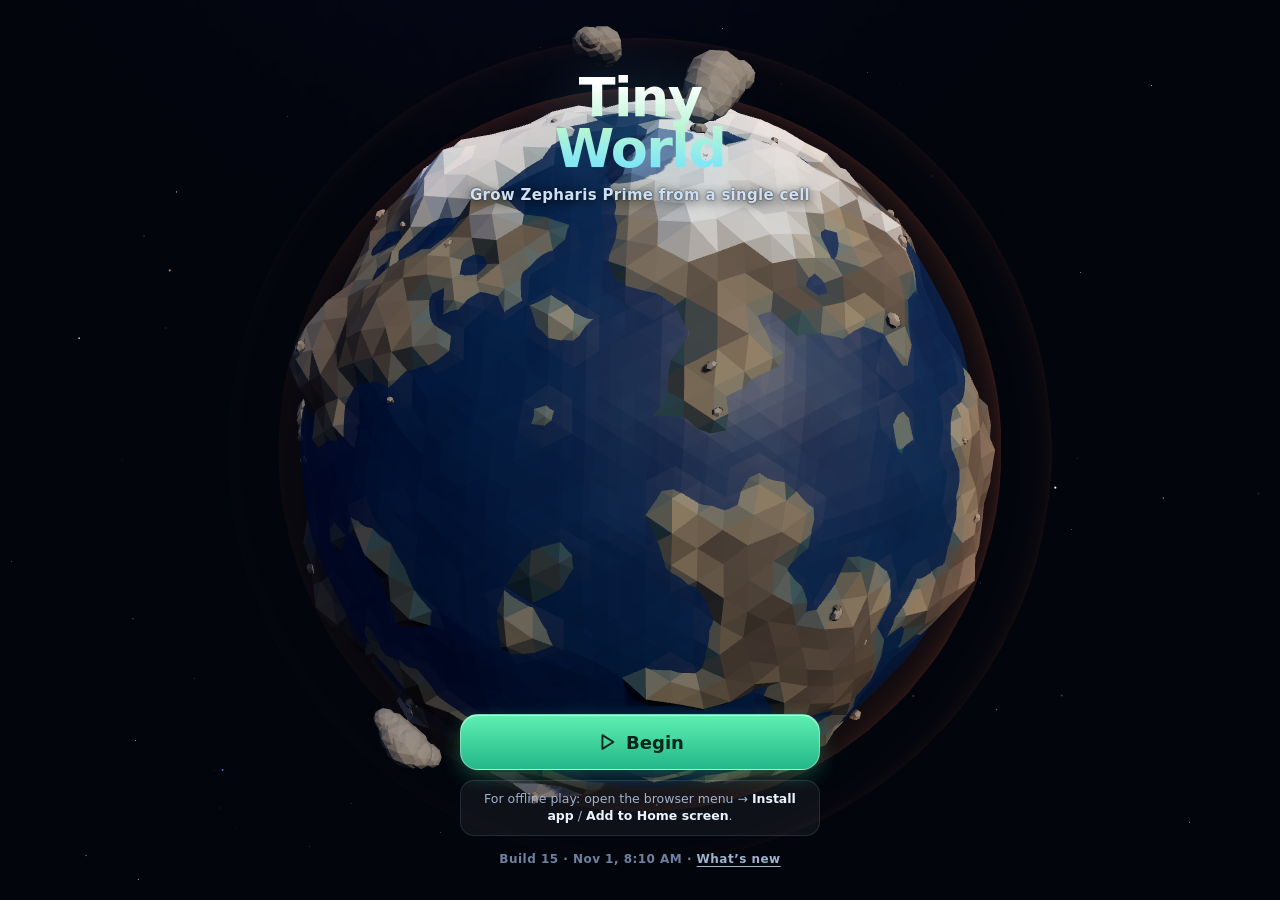
<file: index.html>
<!doctype html>
<html lang="en">
<head>
  <meta charset="utf-8">
  <meta name="viewport" content="width=device-width, initial-scale=1, maximum-scale=1, user-scalable=no, viewport-fit=cover">
  <meta name="theme-color" content="#02050c">
  <meta name="color-scheme" content="dark">
  <meta name="apple-mobile-web-app-capable" content="yes">
  <meta name="mobile-web-app-capable" content="yes">
  <meta name="apple-mobile-web-app-status-bar-style" content="black-translucent">
  <meta name="apple-mobile-web-app-title" content="Tiny World">
  <meta name="description" content="Evolve microbes, grow a garden planet and balance a living ecosystem. Plays fully offline.">
  <title>Tiny World</title>
  <link rel="manifest" href="manifest.webmanifest">
  <link rel="icon" type="image/png" href="icons/icon-192.png">
  <link rel="apple-touch-icon" href="icons/apple-touch-icon.png">
  <link rel="stylesheet" href="css/style.css">
  <link rel="stylesheet" href="css/game.css">
  <script type="importmap">{ "imports": { "three": "./vendor/three.module.js" } }</script>
</head>
<body>
  <div id="app">
    <div id="stage"></div>
    <div id="hud" class="hidden-soft"></div>
  </div>
  <div id="boot"><div class="orb"></div><div class="label">GROWING YOUR WORLD…</div></div>
  <noscript><p style="color:#fff;padding:20px">Tiny World needs JavaScript.</p></noscript>
  <script type="module" src="js/main.js"></script>
</body>
</html>
</file>
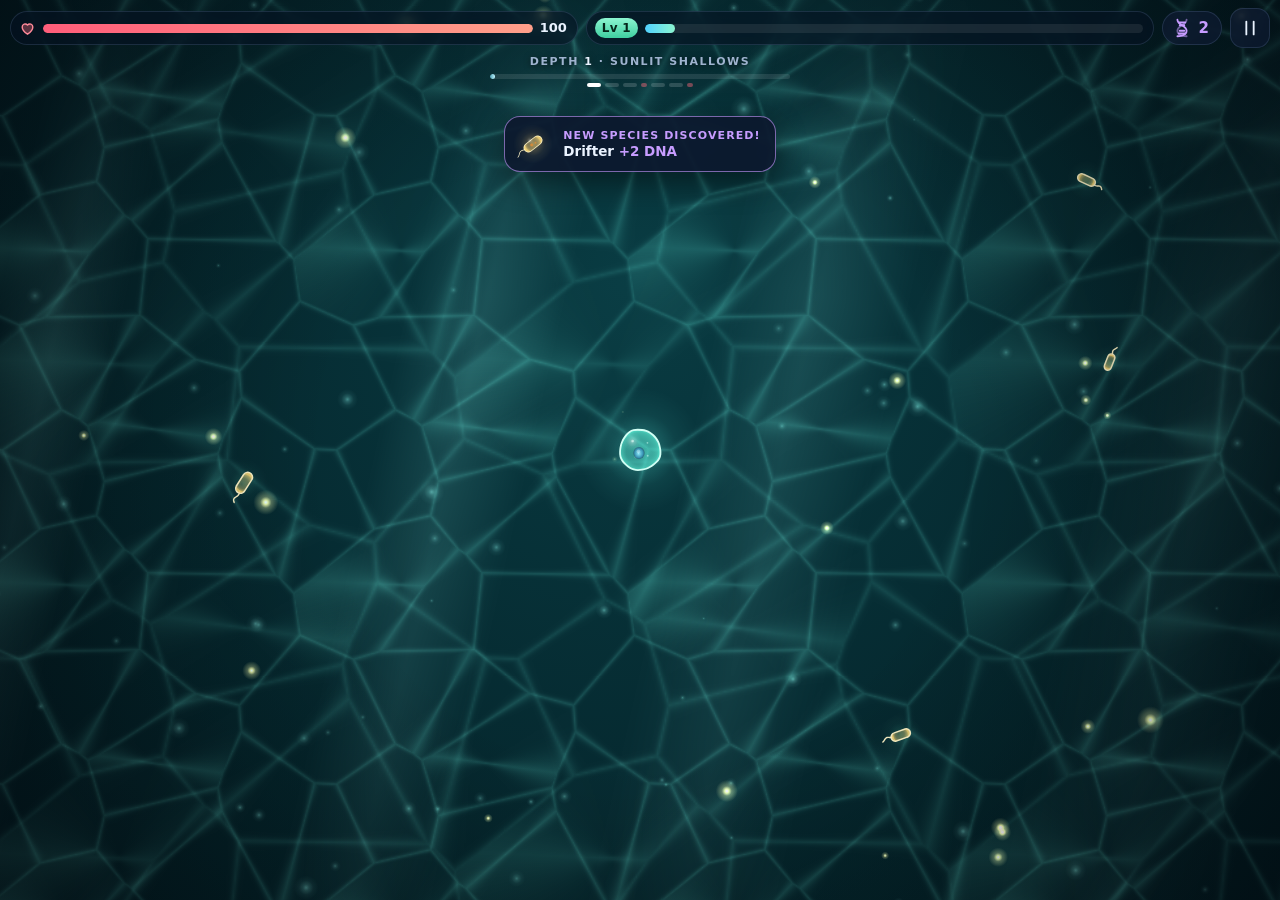
<file: dev/microbe.html>
<!doctype html>
<html lang="en">
<head>
<meta charset="utf-8">
<meta name="viewport" content="width=device-width, initial-scale=1, maximum-scale=1, user-scalable=no, viewport-fit=cover">
<title>Microbe Dev</title>
<link rel="stylesheet" href="../css/style.css">
</head>
<body>
<div id="app"><div id="host" style="position:absolute;inset:0"></div></div>
<script type="module">
import { startMicrobeRun } from '../js/microbe/index.js';
import { audio } from '../js/audio.js';
const q = new URLSearchParams(location.search);
const era = parseInt(q.get('era') || '1', 10);
const genome = q.get('genome') ? JSON.parse(q.get('genome')) : {};
window.__exits = [];
const start = () => {
  window.__run = startMicrobeRun({
    host: document.getElementById('host'),
    era, genome, codex: { microbes: {}, mutations: {} },
    settings: { sfx: true, music: q.get('music') !== '0', haptics: true, battery: q.get('battery') === '1' },
    firstRun: q.get('first') === '1', dnaMult: parseFloat(q.get('mult') || '1'), debug: true,
    onExit: (r) => { window.__exits.push(r); console.log('onExit', JSON.stringify(r)); },
  });
};
// audio needs a user gesture
window.addEventListener('pointerdown', () => audio.init(), { once: true });
window.addEventListener('keydown', () => audio.init(), { once: true });
start();
</script>
</body>
</html>
</file>
<file: css/style.css>
/* Tiny World — UI styles. Mobile-first, portrait-friendly, safe-area aware. */
:root {
  --bg0: #050a16;
  --bg1: #0b1424;
  --bg2: #12203a;
  --panel: rgba(14, 26, 48, 0.78);
  --panel-solid: #101d36;
  --panel-hi: rgba(28, 48, 84, 0.85);
  --line: rgba(160, 200, 255, 0.14);
  --line-hi: rgba(160, 220, 255, 0.32);
  --text: #eaf3ff;
  --text-dim: #9fb3cf;
  --text-faint: #6d81a0;
  --dna: #c79cff;
  --dna-deep: #7d4fe0;
  --bloom: #ffcf6e;
  --bloom-deep: #f08a3c;
  --o2: #6fe3ff;
  --leaf: #7cf0a3;
  --leaf-deep: #2fb36a;
  --danger: #ff6b7d;
  --warn: #ffb35c;
  --good: #7cf0a3;
  --radius: 18px;
  --radius-sm: 12px;
  --shadow: 0 10px 30px rgba(0, 0, 0, 0.45);
  --sat: env(safe-area-inset-top, 0px);
  --sab: env(safe-area-inset-bottom, 0px);
  --sal: env(safe-area-inset-left, 0px);
  --sar: env(safe-area-inset-right, 0px);
  --font: ui-rounded, "SF Pro Rounded", "Nunito", "Segoe UI", system-ui, -apple-system, Roboto, sans-serif;
}

* { box-sizing: border-box; -webkit-tap-highlight-color: transparent; }
html, body {
  margin: 0; padding: 0; height: 100%; width: 100%;
  background: var(--bg0); color: var(--text);
  font-family: var(--font); font-size: 15px; line-height: 1.35;
  overflow: hidden; overscroll-behavior: none;
  -webkit-user-select: none; user-select: none;
  -webkit-touch-callout: none;
  touch-action: manipulation;
}
button { font-family: inherit; color: inherit; }
#app { position: fixed; inset: 0; overflow: hidden; }
canvas { display: block; touch-action: none; }

/* ---------- boot splash ---------- */
#boot {
  position: fixed; inset: 0; z-index: 100; display: flex; flex-direction: column;
  align-items: center; justify-content: center; gap: 18px;
  background: radial-gradient(ellipse at 50% 40%, #12305a 0%, var(--bg0) 70%);
  transition: opacity .6s ease;
}
#boot.hide { opacity: 0; pointer-events: none; }
#boot .orb {
  width: 84px; height: 84px; border-radius: 50%;
  background: radial-gradient(circle at 35% 30%, #9ff5c8 0%, #2c9b82 35%, #154a73 70%, #0a1f3d 100%);
  box-shadow: 0 0 60px rgba(111, 227, 255, .35), inset -10px -12px 24px rgba(0,0,0,.45);
  animation: spin 6s linear infinite;
}
#boot .label { color: var(--text-dim); font-size: 14px; letter-spacing: .08em; }
@keyframes spin { to { transform: rotate(360deg); } }

/* ---------- screens ---------- */
.screen { position: absolute; inset: 0; }
.layer { position: absolute; inset: 0; pointer-events: none; }
.layer > * { pointer-events: auto; }

/* ---------- typography ---------- */
h1, h2, h3 { margin: 0; font-weight: 800; letter-spacing: -0.01em; }
h2 { font-size: 22px; }
h3 { font-size: 16px; }
.dim { color: var(--text-dim); }
.faint { color: var(--text-faint); }
.small { font-size: 12.5px; }
.tiny { font-size: 11px; }
.num { font-variant-numeric: tabular-nums; }
.dna-c { color: var(--dna); }
.bloom-c { color: var(--bloom); }
.o2-c { color: var(--o2); }
.leaf-c { color: var(--leaf); }
.danger-c { color: var(--danger); }

/* ---------- buttons ---------- */
.btn {
  appearance: none; border: 1px solid var(--line-hi); background: var(--panel-hi);
  color: var(--text); font-weight: 700; font-size: 15px;
  padding: 12px 18px; border-radius: 14px; cursor: pointer;
  display: inline-flex; align-items: center; justify-content: center; gap: 8px;
  transition: transform .08s ease, background .2s ease, opacity .2s;
  min-height: 46px;
}
.btn:active { transform: scale(.96); }
.btn[disabled], .btn.disabled { opacity: .45; pointer-events: none; }
.btn-primary {
  background: linear-gradient(180deg, #5ef0b0 0%, #23b78a 100%);
  color: #04261a; border-color: rgba(255,255,255,.35);
  box-shadow: 0 6px 20px rgba(60, 220, 160, .3), inset 0 1px 0 rgba(255,255,255,.5);
}
.btn-dna {
  background: linear-gradient(180deg, #c9a2ff 0%, #8a5bf0 100%);
  color: #1a0838; border-color: rgba(255,255,255,.35);
  box-shadow: 0 6px 20px rgba(160, 110, 255, .3), inset 0 1px 0 rgba(255,255,255,.5);
}
.btn-bloom {
  background: linear-gradient(180deg, #ffe08f 0%, #f5a442 100%);
  color: #3a1d00; border-color: rgba(255,255,255,.35);
  box-shadow: 0 6px 20px rgba(255, 180, 80, .3), inset 0 1px 0 rgba(255,255,255,.5);
}
.btn-ghost { background: transparent; }
.btn-danger { background: rgba(255, 90, 110, .18); border-color: rgba(255, 107, 125, .5); color: #ffd0d6; }
.btn-block { width: 100%; }
.btn-lg { font-size: 18px; padding: 16px 22px; min-height: 56px; border-radius: 18px; }

.icon-btn {
  appearance: none; border: 1px solid var(--line); background: var(--panel);
  width: 44px; height: 44px; border-radius: 14px; display: grid; place-items: center;
  cursor: pointer; color: var(--text); backdrop-filter: blur(10px); -webkit-backdrop-filter: blur(10px);
  transition: transform .08s ease;
}
.icon-btn:active { transform: scale(.92); }
.icon-btn.active { background: var(--panel-hi); border-color: var(--line-hi); box-shadow: 0 0 0 2px rgba(124,240,163,.35) inset; }
svg.ic { width: 22px; height: 22px; stroke: currentColor; fill: none; stroke-width: 2; stroke-linecap: round; stroke-linejoin: round; flex: none; }
svg.ic.sm { width: 16px; height: 16px; }
svg.ic.lg { width: 28px; height: 28px; }

/* ---------- panels ---------- */
.panel {
  background: var(--panel); border: 1px solid var(--line); border-radius: var(--radius);
  backdrop-filter: blur(14px) saturate(1.2); -webkit-backdrop-filter: blur(14px) saturate(1.2);
  box-shadow: var(--shadow);
}
.chip {
  display: inline-flex; align-items: center; gap: 6px; height: 34px; padding: 0 12px 0 8px;
  background: var(--panel); border: 1px solid var(--line); border-radius: 999px;
  font-weight: 800; font-size: 15px; font-variant-numeric: tabular-nums;
  backdrop-filter: blur(10px); -webkit-backdrop-filter: blur(10px);
}
.chip .sub { font-weight: 600; font-size: 11px; color: var(--text-dim); margin-left: 2px; }
.chip.pulse { animation: chipPulse .5s ease; }
@keyframes chipPulse { 0% { transform: scale(1); } 40% { transform: scale(1.12); } 100% { transform: scale(1); } }
.tag {
  display: inline-flex; align-items: center; gap: 4px; padding: 2px 8px; border-radius: 999px;
  font-size: 11px; font-weight: 700; background: rgba(255,255,255,.08); color: var(--text-dim);
}
.tag.good { background: rgba(124,240,163,.15); color: var(--good); }
.tag.warn { background: rgba(255,179,92,.15); color: var(--warn); }
.tag.bad { background: rgba(255,107,125,.15); color: var(--danger); }
.tag.dna { background: rgba(199,156,255,.15); color: var(--dna); }
.tag.bloom { background: rgba(255,207,110,.15); color: var(--bloom); }

/* progress bars */
.bar { position: relative; height: 8px; border-radius: 99px; background: rgba(255,255,255,.08); overflow: hidden; }
.bar > i { position: absolute; left: 0; top: 0; bottom: 0; border-radius: 99px; background: var(--leaf); transition: width .3s ease; }
.bar.o2 > i { background: linear-gradient(90deg, #3aa8ff, var(--o2)); }
.bar.dna > i { background: linear-gradient(90deg, var(--dna-deep), var(--dna)); }
.bar.hp > i { background: linear-gradient(90deg, #ff5d7a, #ff9f8a); }
.bar.xp > i { background: linear-gradient(90deg, #4fd1ff, #8cf5d0); }

/* ---------- modal / sheet ---------- */
.backdrop {
  position: absolute; inset: 0; background: rgba(2, 6, 14, .55); z-index: 40;
  display: flex; align-items: flex-end; justify-content: center;
  animation: fadeIn .2s ease;
  backdrop-filter: blur(3px); -webkit-backdrop-filter: blur(3px);
}
.backdrop.center { align-items: center; }
.backdrop.closing { animation: fadeOut .18s ease forwards; }
@keyframes fadeIn { from { opacity: 0; } to { opacity: 1; } }
@keyframes fadeOut { to { opacity: 0; } }
.sheet {
  width: 100%; max-width: 560px; max-height: calc(100% - var(--sat) - 40px);
  background: linear-gradient(180deg, #13223f 0%, #0d1830 100%);
  border: 1px solid var(--line-hi); border-bottom: none;
  border-radius: 24px 24px 0 0; padding: 8px 16px calc(16px + var(--sab));
  display: flex; flex-direction: column; box-shadow: 0 -10px 40px rgba(0,0,0,.5);
  animation: sheetUp .28s cubic-bezier(.2,.9,.3,1.1);
}
.backdrop.closing .sheet { animation: sheetDown .18s ease forwards; }
@keyframes sheetUp { from { transform: translateY(40%); opacity: 0; } to { transform: none; opacity: 1; } }
@keyframes sheetDown { to { transform: translateY(30%); opacity: 0; } }
.sheet .grab { width: 40px; height: 5px; border-radius: 9px; background: rgba(255,255,255,.2); margin: 4px auto 10px; flex: none; }
.sheet-head { display: flex; align-items: center; gap: 10px; margin-bottom: 12px; flex: none; }
.sheet-head h2 { flex: 1; }
.sheet-body { overflow-y: auto; -webkit-overflow-scrolling: touch; overscroll-behavior: contain; touch-action: pan-y; flex: 1; min-height: 0; padding-bottom: 4px; }
.sheet-foot { flex: none; padding-top: 12px; display: flex; gap: 10px; }

.dialog {
  width: calc(100% - 40px); max-width: 420px;
  background: linear-gradient(180deg, #15264a 0%, #0e1a33 100%);
  border: 1px solid var(--line-hi); border-radius: 24px; padding: 22px 20px 18px;
  box-shadow: var(--shadow); animation: pop .26s cubic-bezier(.2,.9,.3,1.25);
  max-height: calc(100% - 60px); overflow-y: auto;
}
@keyframes pop { from { transform: scale(.85); opacity: 0; } to { transform: none; opacity: 1; } }

/* ---------- lists & cards ---------- */
.list { display: flex; flex-direction: column; gap: 10px; }
.row { display: flex; align-items: center; gap: 10px; }
.row.between { justify-content: space-between; }
.grow { flex: 1; min-width: 0; }
.card {
  background: rgba(255,255,255,.045); border: 1px solid var(--line); border-radius: 16px;
  padding: 12px; position: relative;
}
.card.selectable { cursor: pointer; transition: transform .08s, border-color .2s, background .2s; }
.card.selectable:active { transform: scale(.98); }
.card.selected { border-color: var(--leaf); background: rgba(124,240,163,.09); box-shadow: 0 0 0 1px var(--leaf) inset; }
.card.locked { opacity: .55; }
.thumb {
  width: 56px; height: 56px; border-radius: 14px; flex: none; overflow: hidden;
  background: radial-gradient(circle at 50% 40%, #1d3561, #0b1426);
  display: grid; place-items: center;
}
.thumb img, .thumb canvas { width: 100%; height: 100%; object-fit: cover; }
.section-title { font-size: 12px; font-weight: 800; letter-spacing: .1em; text-transform: uppercase; color: var(--text-faint); margin: 16px 2px 8px; }
.section-title:first-child { margin-top: 2px; }
.kv { display: grid; grid-template-columns: auto 1fr; gap: 6px 12px; font-size: 13px; }
.kv > :nth-child(odd) { color: var(--text-dim); }
.divider { height: 1px; background: var(--line); margin: 12px 0; }
.empty { text-align: center; color: var(--text-faint); padding: 24px 12px; font-size: 14px; }

/* segmented control */
.seg { display: flex; background: rgba(255,255,255,.06); border-radius: 12px; padding: 3px; gap: 3px; }
.seg button { flex: 1; appearance: none; border: 0; background: transparent; padding: 8px 6px; border-radius: 9px; font-weight: 700; font-size: 13px; color: var(--text-dim); cursor: pointer; }
.seg button.on { background: var(--panel-hi); color: var(--text); box-shadow: 0 2px 8px rgba(0,0,0,.3); }

/* toggle */
.toggle { position: relative; width: 50px; height: 30px; flex: none; border-radius: 99px; background: rgba(255,255,255,.12); border: 0; cursor: pointer; transition: background .2s; }
.toggle::after { content: ""; position: absolute; top: 3px; left: 3px; width: 24px; height: 24px; border-radius: 50%; background: #fff; transition: transform .2s cubic-bezier(.3,.9,.4,1.2); box-shadow: 0 2px 6px rgba(0,0,0,.3); }
.toggle.on { background: var(--leaf-deep); }
.toggle.on::after { transform: translateX(20px); }

/* ---------- toasts ---------- */
.toasts { position: absolute; left: 0; right: 0; top: calc(var(--sat) + 104px); z-index: 60; display: flex; flex-direction: column; align-items: center; gap: 8px; pointer-events: none; }
.toast {
  max-width: calc(100% - 32px); display: flex; align-items: center; gap: 10px;
  padding: 10px 16px 10px 12px; border-radius: 16px; background: rgba(12, 24, 46, .92);
  border: 1px solid var(--line-hi); box-shadow: var(--shadow); font-weight: 650; font-size: 14px;
  animation: toastIn .35s cubic-bezier(.2,.9,.3,1.2);
}
.toast.out { animation: toastOut .3s ease forwards; }
.toast.milestone { border-color: rgba(124,240,163,.6); background: linear-gradient(90deg, rgba(20,60,48,.95), rgba(12,30,48,.95)); }
.toast.dna { border-color: rgba(199,156,255,.6); }
.toast.bad { border-color: rgba(255,107,125,.6); }
@keyframes toastIn { from { transform: translateY(-14px) scale(.95); opacity: 0; } to { transform: none; opacity: 1; } }
@keyframes toastOut { to { transform: translateY(-10px); opacity: 0; } }

/* ---------- coach marks ---------- */
.coach {
  position: absolute; z-index: 35; max-width: 260px; padding: 12px 14px; border-radius: 16px;
  background: #f4fbff; color: #0b1a30; font-weight: 650; font-size: 14px; box-shadow: 0 10px 30px rgba(0,0,0,.5);
  animation: pop .3s cubic-bezier(.2,.9,.3,1.25);
}
.coach::after { content: ""; position: absolute; width: 14px; height: 14px; background: #f4fbff; transform: rotate(45deg); }
.coach.down::after { bottom: -6px; left: var(--ax, 50%); margin-left: -7px; }
.coach.up::after { top: -6px; left: var(--ax, 50%); margin-left: -7px; }
.coach .coach-ok { margin-top: 8px; display: block; font-size: 12px; color: #2b6b8a; font-weight: 800; letter-spacing: .05em; }
.ring-pulse { position: absolute; z-index: 34; border-radius: 18px; pointer-events: none; box-shadow: 0 0 0 3px rgba(124,240,163,.9); animation: ringPulse 1.4s ease-in-out infinite; }
@keyframes ringPulse { 0%, 100% { box-shadow: 0 0 0 3px rgba(124,240,163,.9), 0 0 0 6px rgba(124,240,163,.0); } 50% { box-shadow: 0 0 0 3px rgba(124,240,163,.9), 0 0 0 12px rgba(124,240,163,.25); } }

/* ---------- misc ---------- */
.fade-in { animation: fadeIn .4s ease; }
.hidden { display: none !important; }
.shake { animation: shake .3s ease; }
@keyframes shake { 20%, 60% { transform: translateX(-4px); } 40%, 80% { transform: translateX(4px); } }
.glow-text { text-shadow: 0 0 18px rgba(124, 240, 163, .5); }
.scroll-x { display: flex; gap: 10px; overflow-x: auto; overflow-y: hidden; -webkit-overflow-scrolling: touch; scrollbar-width: none; touch-action: pan-x; overscroll-behavior: contain; }
.scroll-x::-webkit-scrollbar { display: none; }
.sheet-body::-webkit-scrollbar { width: 0; }
.center { text-align: center; }
.stack-8 > * + * { margin-top: 8px; }
.stack-12 > * + * { margin-top: 12px; }
</file>
<file: css/game.css>
/* Planet HUD, title screen and game-specific layouts */
#stage { position: absolute; inset: 0; background: #02050c; }
#hud { position: absolute; inset: 0; pointer-events: none; z-index: 10; transition: opacity .4s ease; }
#hud.hidden-soft { opacity: 0; }
#hud.hidden-soft * { pointer-events: none !important; }
#hud > * { pointer-events: auto; }
#microbe-host { position: absolute; inset: 0; z-index: 30; background: #02050c; }
.fade-cover { position: absolute; inset: 0; z-index: 80; background: #02050c; opacity: 0; pointer-events: none; transition: opacity .45s ease; }
.fade-cover.on { opacity: 1; pointer-events: auto; }

.hud-top { position: absolute; left: 0; right: 0; top: 0; padding: calc(var(--sat) + 10px) calc(var(--sar) + 12px) 0 calc(var(--sal) + 12px); display: flex; flex-direction: column; gap: 8px; pointer-events: none; }
.hud-top > * { pointer-events: auto; }
.hud-row { display: flex; align-items: center; gap: 8px; }

.o2-meter { display: flex; align-items: center; gap: 10px; padding: 8px 12px; border-radius: 16px; cursor: pointer; }
.o2-meter .o2-val { font-weight: 800; font-size: 15px; min-width: 48px; font-variant-numeric: tabular-nums; }
.o2-meter .era-tag { font-size: 11px; font-weight: 800; letter-spacing: .04em; padding: 3px 8px; border-radius: 99px; white-space: nowrap; }
.o2-track { position: relative; flex: 1; height: 10px; border-radius: 99px; background: rgba(255,255,255,.08); overflow: visible; }
.o2-track .fill { position: absolute; left: 0; top: 0; bottom: 0; border-radius: 99px; background: linear-gradient(90deg, #d08a55, #6fe3ff); transition: width .6s ease; }
.o2-track .tick { position: absolute; top: -3px; bottom: -3px; width: 2px; border-radius: 2px; background: rgba(255,255,255,.35); }
.o2-track .tick.next { background: #fff; box-shadow: 0 0 6px #fff; }

.goal-card { flex: 1; min-width: 0; padding: 8px 12px; border-radius: 16px; cursor: pointer; display: flex; flex-direction: column; gap: 5px; }
.goal-card .gtitle { font-size: 13px; font-weight: 750; white-space: nowrap; overflow: hidden; text-overflow: ellipsis; display: flex; align-items: center; gap: 6px; }
.goal-card .gtitle svg { width: 15px; height: 15px; color: var(--leaf); }
.goal-card .bar { height: 5px; }
.goal-card.done { animation: goalDone .8s ease; }
@keyframes goalDone { 30% { background: rgba(60,200,140,.45); transform: scale(1.03); } }

.time-ctl { display: flex; flex-direction: column; align-items: stretch; gap: 4px; padding: 5px; border-radius: 16px; }
.time-ctl .seg button { padding: 6px 7px; min-width: 30px; font-size: 12px; }
.time-ctl .seg button svg { width: 14px; height: 14px; }
.time-ctl .day { text-align: center; font-size: 11px; font-weight: 700; color: var(--text-dim); font-variant-numeric: tabular-nums; }

.events { display: flex; flex-direction: column; gap: 6px; }
.event-pill { display: flex; align-items: center; gap: 8px; padding: 7px 12px 7px 9px; border-radius: 14px; font-size: 13px; font-weight: 700; cursor: pointer; animation: toastIn .4s ease; }
.event-pill.bad { border-color: rgba(255,120,120,.45); background: rgba(70,20,30,.75); }
.event-pill.good { border-color: rgba(124,240,163,.45); background: rgba(20,60,45,.75); }
.event-pill .left { margin-left: auto; font-size: 11px; color: var(--text-dim); font-weight: 650; }

.side-tools { position: absolute; right: calc(var(--sar) + 12px); bottom: calc(var(--sab) + 108px); display: flex; flex-direction: column; gap: 10px; }
.side-tools .icon-btn { width: 50px; height: 50px; border-radius: 16px; position: relative; }
.side-tools .icon-btn .cost { position: absolute; bottom: -6px; left: 50%; transform: translateX(-50%); font-size: 10px; font-weight: 800; background: #2a1e05; color: var(--bloom); border-radius: 99px; padding: 1px 6px; white-space: nowrap; border: 1px solid rgba(255,207,110,.35); }
.side-tools .icon-btn.cooling { opacity: .5; }
.side-tools .icon-btn.active { box-shadow: 0 0 0 2px var(--o2) inset, 0 0 18px rgba(111,227,255,.4); }

.dock { position: absolute; left: 0; right: 0; bottom: 0; padding: 0 calc(var(--sar) + 10px) calc(var(--sab) + 10px) calc(var(--sal) + 10px); display: flex; justify-content: center; pointer-events: none; }
.dock-inner { pointer-events: auto; display: flex; align-items: flex-end; gap: 4px; padding: 8px 8px; border-radius: 26px; width: 100%; max-width: 480px; justify-content: space-between; }
.dock-btn { appearance: none; border: 0; background: transparent; color: var(--text-dim); display: flex; flex-direction: column; align-items: center; gap: 3px; font-size: 11px; font-weight: 750; padding: 6px 4px; border-radius: 14px; flex: 1; cursor: pointer; transition: color .15s, background .15s, transform .08s; position: relative; min-width: 0; }
.dock-btn svg { width: 24px; height: 24px; }
.dock-btn:active { transform: scale(.92); }
.dock-btn.active { color: var(--text); background: rgba(255,255,255,.08); }
.dock-btn .badge { position: absolute; top: 2px; right: 14%; min-width: 16px; height: 16px; border-radius: 99px; background: var(--danger); color: #fff; font-size: 10px; display: grid; place-items: center; padding: 0 4px; }
.dock-btn .badge.dot { min-width: 9px; height: 9px; padding: 0; background: var(--leaf); box-shadow: 0 0 8px var(--leaf); }
.dive-btn { appearance: none; border: 0; cursor: pointer; width: 72px; height: 72px; margin: -22px 4px 0; flex: none; border-radius: 50%; display: grid; place-items: center; color: #1a0838;
  background: radial-gradient(circle at 35% 30%, #e6d2ff 0%, #b78cff 40%, #7a48e6 100%);
  box-shadow: 0 8px 26px rgba(150, 100, 255, .5), inset 0 2px 0 rgba(255,255,255,.6), 0 0 0 4px rgba(10,20,40,.9);
  transition: transform .1s ease; position: relative; }
.dive-btn svg { width: 34px; height: 34px; stroke-width: 2.2; }
.dive-btn:active { transform: scale(.92); }
.dive-btn .lbl { position: absolute; bottom: -18px; font-size: 11px; font-weight: 800; color: var(--dna); letter-spacing: .04em; }
.dive-btn::after { content: ""; position: absolute; inset: -6px; border-radius: 50%; border: 2px solid rgba(199,156,255,.5); animation: diveRing 2.4s ease-out infinite; }
@keyframes diveRing { 0% { transform: scale(.9); opacity: .9; } 100% { transform: scale(1.35); opacity: 0; } }

/* tray of species cards */
.tray { position: absolute; left: 0; right: 0; bottom: calc(var(--sab) + 98px); padding: 0 calc(var(--sar) + 10px) 0 calc(var(--sal) + 10px); display: flex; justify-content: center; animation: sheetUp .25s ease; }
.tray-inner { width: 100%; max-width: 560px; padding: 10px 0 10px; border-radius: 22px; }
.tray-head { display: flex; align-items: center; gap: 8px; padding: 0 10px 8px 14px; }
.tray-head .t { font-weight: 800; font-size: 14px; }
.tray-head .hint { font-size: 12px; color: var(--text-dim); flex: 1; white-space: nowrap; overflow: hidden; text-overflow: ellipsis; }
.tray-head .icon-btn { width: 32px; height: 32px; border-radius: 10px; }
.tray .scroll-x { padding: 0 12px; }
.sp-card { flex: none; width: 92px; padding: 8px 6px 7px; border-radius: 16px; background: rgba(255,255,255,.05); border: 1px solid var(--line); display: flex; flex-direction: column; align-items: center; gap: 4px; cursor: pointer; position: relative; transition: transform .08s, border-color .2s, background .2s; }
.sp-card:active { transform: scale(.95); }
.sp-card.on { border-color: var(--leaf); background: rgba(124,240,163,.12); box-shadow: 0 0 0 1px var(--leaf) inset; }
.sp-card.locked { opacity: .5; }
.sp-card.poor { opacity: .75; }
.sp-card .thumb { width: 54px; height: 54px; border-radius: 14px; }
.sp-card .nm { font-size: 11.5px; font-weight: 750; text-align: center; line-height: 1.15; height: 26px; display: flex; align-items: center; }
.sp-card .cost { font-size: 11px; font-weight: 800; color: var(--bloom); display: flex; align-items: center; gap: 3px; }
.sp-card .cost svg { width: 12px; height: 12px; }
.sp-card .lockic { position: absolute; top: 6px; right: 6px; color: var(--text-dim); }
.sp-card .lockic svg { width: 14px; height: 14px; }
.sp-card .count { position: absolute; top: 4px; left: 6px; font-size: 10px; font-weight: 800; color: var(--text-dim); }

/* inspect card */
.inspect { position: absolute; left: 0; right: 0; bottom: calc(var(--sab) + 98px); padding: 0 calc(var(--sar) + 10px) 0 calc(var(--sal) + 10px); display: flex; justify-content: center; animation: sheetUp .22s ease; }
.inspect-inner { width: 100%; max-width: 480px; padding: 12px 12px 12px 12px; border-radius: 22px; display: flex; gap: 12px; }
.inspect .thumb { width: 64px; height: 64px; }
.inspect h3 { font-size: 16px; display: flex; align-items: center; gap: 8px; }
.inspect .meta { display: flex; flex-wrap: wrap; gap: 4px 10px; font-size: 12px; color: var(--text-dim); margin-top: 4px; }
.inspect .meta b { color: var(--text); font-weight: 700; }
.inspect .bars { display: grid; grid-template-columns: auto 1fr; gap: 5px 8px; align-items: center; font-size: 11px; color: var(--text-dim); margin-top: 8px; }
.inspect .bars .bar { height: 6px; }
.inspect .acts { display: flex; gap: 6px; margin-top: 10px; flex-wrap: wrap; }
.inspect .acts .btn { min-height: 34px; padding: 6px 12px; font-size: 13px; border-radius: 11px; }
.inspect .x { width: 32px; height: 32px; border-radius: 10px; flex: none; align-self: flex-start; }

/* title screen */
.title-screen { position: absolute; inset: 0; z-index: 20; display: flex; flex-direction: column; align-items: center; justify-content: space-between; padding: calc(var(--sat) + 8vh) 24px calc(var(--sab) + 28px); pointer-events: none; }
.title-screen > * { pointer-events: auto; }
.logo { text-align: center; }
.logo h1 { font-size: 54px; line-height: .95; font-weight: 900; letter-spacing: -0.03em;
  background: linear-gradient(180deg, #ffffff 10%, #b7f5d3 55%, #6fe3ff 100%); -webkit-background-clip: text; background-clip: text; color: transparent;
  filter: drop-shadow(0 4px 30px rgba(111, 227, 255, .35)); }
.logo .sub { margin-top: 10px; color: #cfe0f5; font-size: 15px; font-weight: 650; letter-spacing: .02em; text-shadow: 0 2px 12px rgba(0,0,0,.9), 0 0 2px rgba(0,0,0,.8); }
.title-actions { width: 100%; max-width: 360px; display: flex; flex-direction: column; gap: 10px; align-items: stretch; }
.install-hint { font-size: 12.5px; color: var(--text-dim); text-align: center; padding: 10px 12px; border-radius: 14px; background: rgba(255,255,255,.05); border: 1px solid var(--line); }
.install-hint b { color: var(--text); }

/* era overlay */
.era-num { font-size: 13px; font-weight: 900; letter-spacing: .25em; text-transform: uppercase; }
.era-name { font-size: 34px; font-weight: 900; letter-spacing: -0.02em; line-height: 1.05; margin: 6px 0 10px; }
.unlock-list { display: flex; flex-wrap: wrap; gap: 8px; justify-content: center; margin-top: 12px; }
.unlock-list .u { display: flex; flex-direction: column; align-items: center; gap: 4px; width: 72px; font-size: 11px; font-weight: 700; text-align: center; }
.unlock-list .u .thumb { width: 52px; height: 52px; }

/* research */
.res-card { display: flex; gap: 12px; align-items: center; }
.res-card .info { flex: 1; min-width: 0; }
.res-card .nm { font-weight: 800; font-size: 15px; display: flex; align-items: center; gap: 6px; flex-wrap: wrap; }
.res-card .ds { font-size: 12.5px; color: var(--text-dim); margin-top: 2px; }
.res-card .btn { min-height: 38px; padding: 8px 12px; font-size: 13px; flex: none; }
.res-card.done { opacity: .85; }
.adapt-row { display: flex; align-items: center; gap: 8px; padding: 8px 0; border-top: 1px solid var(--line); }
.adapt-row:first-of-type { border-top: 0; }
.pips { display: inline-flex; gap: 3px; margin-left: 6px; }
.pips i { width: 7px; height: 7px; border-radius: 50%; background: rgba(255,255,255,.15); }
.pips i.on { background: var(--dna); box-shadow: 0 0 6px var(--dna); }

/* life / stats */
.chart-wrap { position: relative; height: 180px; border-radius: 16px; background: rgba(0,0,0,.2); border: 1px solid var(--line); overflow: hidden; }
.chart-wrap canvas { width: 100%; height: 100%; }
.legend { display: flex; flex-wrap: wrap; gap: 6px 12px; margin-top: 8px; font-size: 12px; color: var(--text-dim); }
.legend span { display: inline-flex; align-items: center; gap: 5px; cursor: pointer; }
.legend span.off { opacity: .35; }
.legend i { width: 10px; height: 10px; border-radius: 3px; display: inline-block; }
.pop-row { display: flex; align-items: center; gap: 10px; }
.pop-row .thumb { width: 44px; height: 44px; border-radius: 12px; }
.pop-row .n { font-size: 20px; font-weight: 850; font-variant-numeric: tabular-nums; min-width: 42px; text-align: right; }
.trend-up { color: var(--good); } .trend-down { color: var(--danger); } .trend-flat { color: var(--text-faint); }
.stat-grid { display: grid; grid-template-columns: 1fr 1fr; gap: 8px; }
.stat { padding: 10px 12px; border-radius: 14px; background: rgba(255,255,255,.045); border: 1px solid var(--line); }
.stat .v { font-size: 20px; font-weight: 850; font-variant-numeric: tabular-nums; }
.stat .k { font-size: 11.5px; color: var(--text-dim); font-weight: 650; }
.codex-grid { display: grid; grid-template-columns: repeat(auto-fill, minmax(84px, 1fr)); gap: 8px; }
.codex-item { display: flex; flex-direction: column; align-items: center; gap: 4px; padding: 8px 4px; border-radius: 14px; background: rgba(255,255,255,.04); border: 1px solid var(--line); font-size: 11px; font-weight: 700; text-align: center; cursor: pointer; }
.codex-item .thumb { width: 56px; height: 56px; }
.codex-item.unknown { opacity: .4; }
.codex-item.unknown .thumb { filter: brightness(0) opacity(.5); }

.away-list { display: grid; grid-template-columns: auto 1fr; gap: 6px 12px; font-size: 14px; }
.ending-title { font-size: 40px; font-weight: 900; text-align: center; line-height: 1; margin: 8px 0 12px; background: linear-gradient(180deg, #fff, #9ff5c8 60%, #6fe3ff); -webkit-background-clip: text; background-clip: text; color: transparent; }

@media (min-width: 700px) {
  .hud-top { max-width: 640px; }
  .tray, .inspect { bottom: calc(var(--sab) + 104px); }
}
@media (max-height: 640px) {
  .dive-btn { width: 62px; height: 62px; }
  .dock-btn span.lbl { display: none; }
}

.build-tag { appearance: none; background: transparent; border: 0; cursor: pointer; text-align: center; font-size: 12px; font-weight: 700; color: var(--text-faint); letter-spacing: .04em; font-variant-numeric: tabular-nums; padding: 6px; }
.build-tag u { color: var(--text-dim); text-underline-offset: 3px; }
</file>
